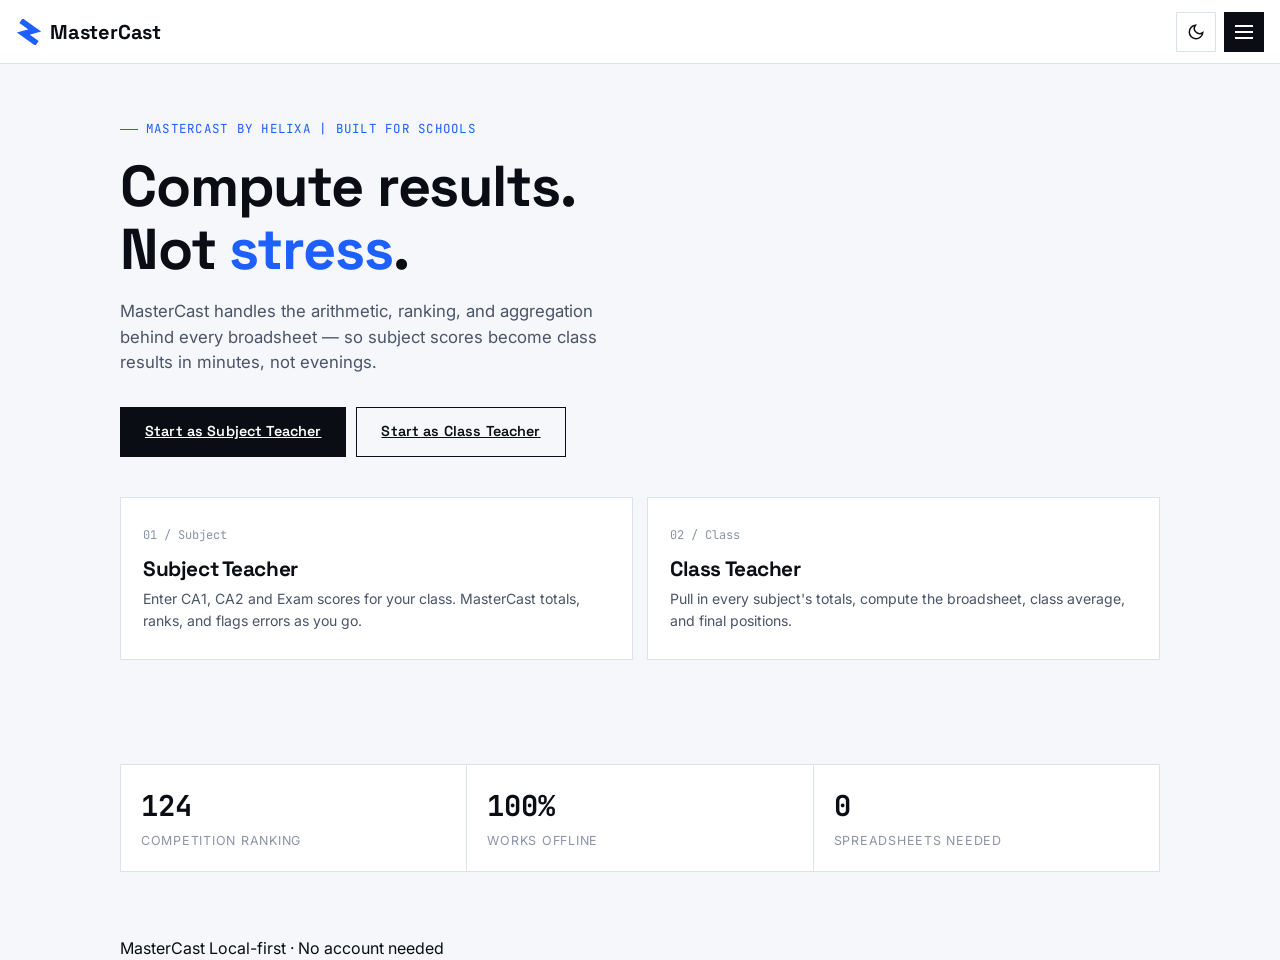
<file: index.html>
<!DOCTYPE html>
<html lang="en">
<head>
<meta charset="UTF-8">
<meta name="viewport" content="width=device-width, initial-scale=1.0">
<title>MasterCast — Result Computing for Teachers</title>
<link rel="preconnect" href="https://fonts.googleapis.com">
<link href="https://fonts.googleapis.com/css2?family=Space+Grotesk:wght@500;600;700&family=Inter:wght@400;500;600&family=JetBrains+Mono:wght@400;500;600;700&display=swap" rel="stylesheet">
<link rel="stylesheet" href="style.css">
</head>
<body>

<nav class="navbar">
  <a href="index.html" class="brand">
    <svg class="brand-mark" viewBox="0 0 32 32" aria-hidden="true">
      <path class="strand" d="M9 4 L23 14 L9 18 L23 28"/>
    </svg>
    MasterCast
  </a>
  <div class="nav-actions">
    <button class="theme-toggle" aria-label="Toggle theme">
      <svg class="icon-moon" viewBox="0 0 24 24" fill="none" stroke="currentColor" stroke-width="2"><path d="M21 12.79A9 9 0 1 1 11.21 3 7 7 0 0 0 21 12.79z"/></svg>
      <svg class="icon-sun" viewBox="0 0 24 24" fill="none" stroke="currentColor" stroke-width="2"><circle cx="12" cy="12" r="5"/><path d="M12 1v2M12 21v2M4.22 4.22l1.42 1.42M18.36 18.36l1.42 1.42M1 12h2M21 12h2M4.22 19.78l1.42-1.42M18.36 5.64l1.42-1.42"/></svg>
    </button>
    <button class="menu-btn" aria-label="Open menu" aria-expanded="false">
      <span></span><span></span><span></span>
    </button>
  </div>
</nav>

<div class="drawer-overlay"></div>
<aside class="drawer" aria-hidden="true">
  <div class="drawer-header">
    <span class="brand" style="font-size:1.05rem;">Menu</span>
    <button class="drawer-close" aria-label="Close menu">&times;</button>
  </div>
  <nav class="drawer-nav">
    <a href="subject-teacher.html" class="drawer-link" data-page="subject"><span class="num">01</span>Subject Teacher</a>
    <a href="class-teacher.html" class="drawer-link" data-page="class"><span class="num">02</span>Class Teacher</a>
    <a href="history.html" class="drawer-link" data-page="history"><span class="num">03</span>History</a>
    <a href="settings.html" class="drawer-link" data-page="settings"><span class="num">04</span>Settings</a>
  </nav>
</aside>

<main>
  <div class="page-wrap">
    <section class="hero">
      <div class="hero-eyebrow">MasterCast by Helixa | Built for schools</div>
      <h1>Compute results.<br>Not <span class="accent">stress</span>.</h1>
      <p class="lead">MasterCast handles the arithmetic, ranking, and aggregation behind every broadsheet — so subject scores become class results in minutes, not evenings.</p>
      <div class="btn-row">
        <a href="subject-teacher.html" class="btn btn-primary">Start as Subject Teacher</a>
        <a href="class-teacher.html" class="btn btn-secondary">Start as Class Teacher</a>
      </div>

      <div class="role-grid">
        <a href="subject-teacher.html" class="role-card reveal">
          <span class="role-num">01 / Subject</span>
          <h3>Subject Teacher</h3>
          <p>Enter CA1, CA2 and Exam scores for your class. MasterCast totals, ranks, and flags errors as you go.</p>
          <span class="role-arrow">&rarr;</span>
        </a>
        <a href="class-teacher.html" class="role-card reveal">
          <span class="role-num">02 / Class</span>
          <h3>Class Teacher</h3>
          <p>Pull in every subject's totals, compute the broadsheet, class average, and final positions.</p>
          <span class="role-arrow">&rarr;</span>
        </a>
      </div>
    </section>

    <section class="section reveal">
      <div class="stat-grid">
        <div class="stat-card">
          <span class="stat-value">124</span>
          <span class="stat-label">Competition ranking</span>
        </div>
        <div class="stat-card">
          <span class="stat-value">100%</span>
          <span class="stat-label">Works offline</span>
        </div>
        <div class="stat-card">
          <span class="stat-value">0</span>
          <span class="stat-label">Spreadsheets needed</span>
        </div>
      </div>
    </section>
  </div>
</main>

<footer>
  <div class="page-wrap">
    <span>MasterCast</span>
    <span>Local-first &middot; No account needed</span>
  </div>
</footer>

<script src="app.js"></script>
<script>
  HELIXA.initChrome('home');
  HELIXA.initScrollReveal();
</script>
</body>
</html>
</file>
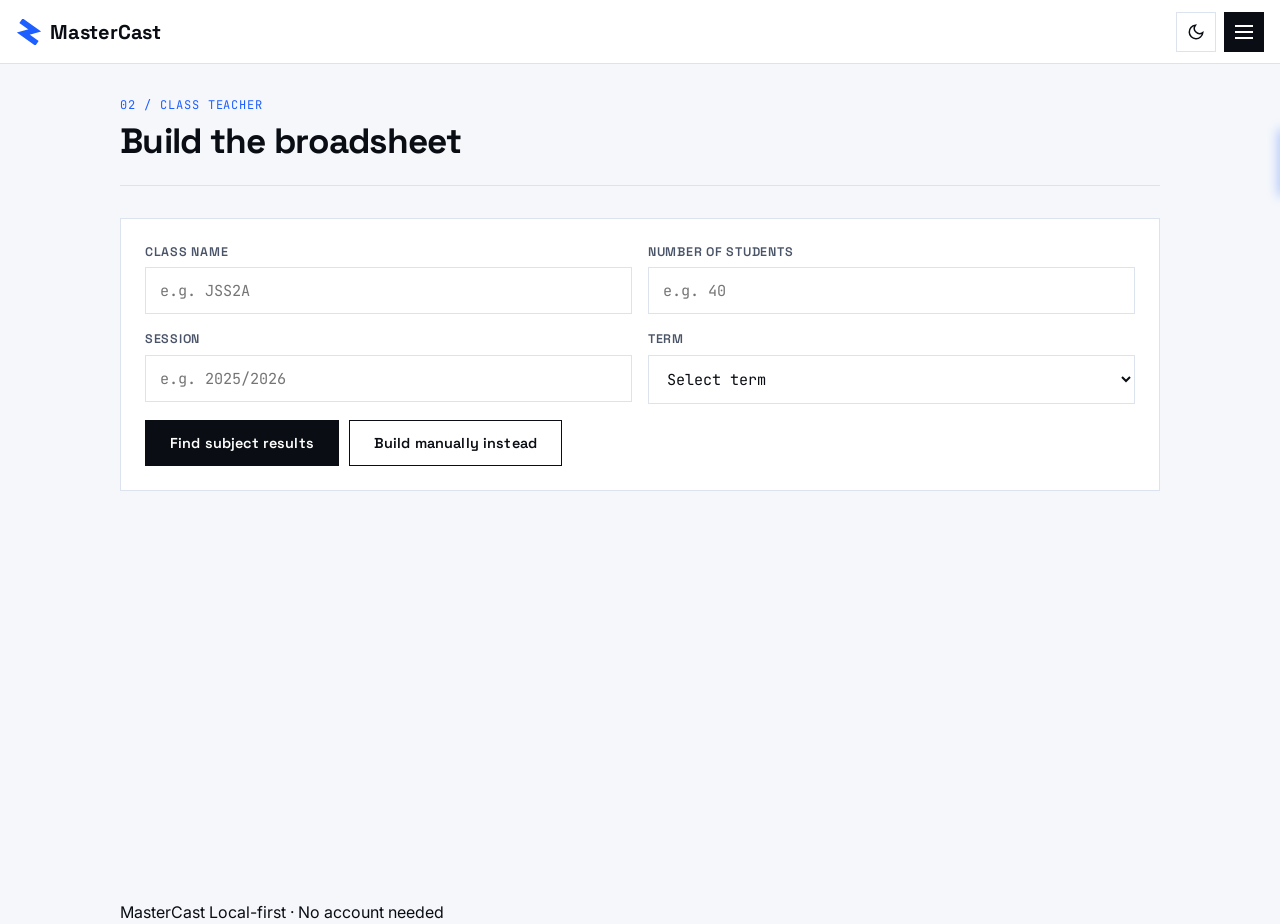
<file: class-teacher.html>
<!DOCTYPE html>
<html lang="en">
<head>
<meta charset="UTF-8">
<meta name="viewport" content="width=device-width, initial-scale=1.0">
<title>Class Teacher — MasterCast</title>
<link rel="preconnect" href="https://fonts.googleapis.com">
<link href="https://fonts.googleapis.com/css2?family=Space+Grotesk:wght@500;600;700&family=Inter:wght@400;500;600&family=JetBrains+Mono:wght@400;500;600;700&display=swap" rel="stylesheet">
<link rel="stylesheet" href="style.css">
</head>
<body>

<nav class="navbar">
  <a href="index.html" class="brand">
    <svg class="brand-mark" viewBox="0 0 32 32" aria-hidden="true">
      <path class="strand" d="M9 4 L23 14 L9 18 L23 28"/>
    </svg>
    MasterCast
  </a>
  <div class="nav-actions">
    <button class="theme-toggle" aria-label="Toggle theme">
      <svg class="icon-moon" viewBox="0 0 24 24" fill="none" stroke="currentColor" stroke-width="2"><path d="M21 12.79A9 9 0 1 1 11.21 3 7 7 0 0 0 21 12.79z"/></svg>
      <svg class="icon-sun" viewBox="0 0 24 24" fill="none" stroke="currentColor" stroke-width="2"><circle cx="12" cy="12" r="5"/><path d="M12 1v2M12 21v2M4.22 4.22l1.42 1.42M18.36 18.36l1.42 1.42M1 12h2M21 12h2M4.22 19.78l1.42-1.42M18.36 5.64l1.42-1.42"/></svg>
    </button>
    <button class="menu-btn" aria-label="Open menu" aria-expanded="false">
      <span></span><span></span><span></span>
    </button>
  </div>
</nav>

<div class="drawer-overlay"></div>
<aside class="drawer" aria-hidden="true">
  <div class="drawer-header">
    <span class="brand" style="font-size:1.05rem;">Menu</span>
    <button class="drawer-close" aria-label="Close menu">&times;</button>
  </div>
  <nav class="drawer-nav">
    <a href="subject-teacher.html" class="drawer-link" data-page="subject"><span class="num">01</span>Subject Teacher</a>
    <a href="class-teacher.html" class="drawer-link" data-page="class"><span class="num">02</span>Class Teacher</a>
    <a href="history.html" class="drawer-link" data-page="history"><span class="num">03</span>History</a>
    <a href="settings.html" class="drawer-link" data-page="settings"><span class="num">04</span>Settings</a>
  </nav>
</aside>

<main>
  <div class="page-wrap">
    <div class="page-header">
      <div class="eyebrow">02 / Class Teacher</div>
      <h1>Build the broadsheet</h1>
    </div>

    <div class="card mb-24" id="setup-card">
      <div class="form-grid form-grid-2">
        <div class="field">
          <label for="className">Class name</label>
          <input type="text" id="className" placeholder="e.g. JSS2A" autocomplete="off">
          <span class="field-error" id="err-className">Class name is required</span>
        </div>
        <div class="field">
          <label for="numStudents">Number of students</label>
          <input type="number" id="numStudents" min="1" placeholder="e.g. 40">
          <span class="field-error" id="err-numStudents">Enter a valid number above 0</span>
        </div>
      </div>
      <div class="form-grid form-grid-2">
        <div class="field">
          <label for="session">Session</label>
          <input type="text" id="session" placeholder="e.g. 2025/2026" autocomplete="off">
          <span class="field-error" id="err-session">Session is required</span>
        </div>
        <div class="field">
          <label for="term">Term</label>
          <select id="term">
            <option value="">Select term</option>
            <option value="First Term">First Term</option>
            <option value="Second Term">Second Term</option>
            <option value="Third Term">Third Term</option>
          </select>
          <span class="field-error" id="err-term">Term is required</span>
        </div>
      </div>
      <div class="btn-row">
        <button class="btn btn-primary" id="findImportsBtn">Find subject results</button>
        <button class="btn btn-secondary" id="generateBtn">Build manually instead</button>
      </div>
    </div>

    <div class="card mb-24" id="import-card" style="display:none;">
      <h2 style="font-size:1.05rem; margin-bottom:6px;">Subjects found for this class</h2>
      <p class="text-secondary" style="font-size:0.85rem; margin-bottom:16px;">Select the subjects to pull into the broadsheet. Each student's saved <strong>total</strong> for that subject will be imported.</p>
      <div id="import-list"></div>
      <div class="btn-row mt-24">
        <button class="btn btn-primary" id="importBtn">Import selected</button>
      </div>
    </div>

    <div id="manual-subjects-card" class="card mb-24" style="display:none;">
      <h2 style="font-size:1.05rem; margin-bottom:6px;">Subject columns</h2>
      <p class="text-secondary" style="font-size:0.85rem; margin-bottom:16px;">Add the subjects this class takes. You'll enter each student's total per subject.</p>
      <div class="btn-row" style="margin-bottom:14px;" id="subject-chip-row"></div>
      <div class="form-grid form-grid-2" style="align-items:end;">
        <div class="field" style="margin-bottom:0;">
          <label for="newSubjectName">Subject name</label>
          <input type="text" id="newSubjectName" placeholder="e.g. Mathematics">
        </div>
        <button class="btn btn-secondary" id="addSubjectBtn" style="margin-bottom:16px;">Add subject</button>
      </div>
      <div class="btn-row mt-24">
        <button class="btn btn-primary" id="buildManualBtn">Build table</button>
      </div>
    </div>

    <div id="table-section" style="display:none;">
      <div class="flex-between mb-24">
        <h2 style="font-size:1.1rem;">Broadsheet</h2>
        <span class="text-secondary" id="table-meta" style="font-size:0.85rem;"></span>
      </div>

      <div class="table-scroll mb-24">
        <table class="results" id="scoreTable">
          <thead>
            <tr id="theadRow">
              <th>S/No</th>
              <th>Student Name</th>
              <!-- subject columns injected here -->
              <th>Total</th>
              <th>Average</th>
              <th>Position</th>
            </tr>
          </thead>
          <tbody id="tableBody"></tbody>
        </table>
      </div>

      <div class="btn-row mb-24">
        <button class="btn btn-primary" id="computeBtn">Compute</button>
        <button class="btn btn-secondary" id="saveBtn">Save</button>
        <button class="btn btn-ghost" id="resetBtn">Reset</button>
      </div>

      <div id="summary-section" style="display:none;">
        <div class="stat-grid mb-24">
          <div class="stat-card">
            <span class="stat-value" id="stat-total">—</span>
            <span class="stat-label">Total Students</span>
          </div>
          <div class="stat-card">
            <span class="stat-value" id="stat-passed">—</span>
            <span class="stat-label">Passed</span>
          </div>
          <div class="stat-card">
            <span class="stat-value" id="stat-failed">—</span>
            <span class="stat-label">Failed</span>
          </div>
          <div class="stat-card">
            <span class="stat-value" id="stat-highest">—</span>
            <span class="stat-label">Highest Average</span>
          </div>
          <div class="stat-card">
            <span class="stat-value" id="stat-lowest">—</span>
            <span class="stat-label">Lowest Average</span>
          </div>
          <div class="stat-card">
            <span class="stat-value" id="stat-classAvg">—</span>
            <span class="stat-label">Class Average</span>
          </div>
        </div>

        <div class="card">
          <h2 style="font-size:1.05rem; margin-bottom:16px;">Performance breakdown</h2>
          <div style="display:flex; flex-wrap:wrap; gap:24px; align-items:center;">
            <svg id="pieChart" width="180" height="180" viewBox="0 0 180 180" role="img" aria-label="Performance breakdown pie chart"></svg>
            <div id="pieLegend" style="display:flex; flex-direction:column; gap:8px;"></div>
          </div>
        </div>
      </div>
    </div>
  </div>
</main>

<footer>
  <div class="page-wrap">
    <span>MasterCast</span>
    <span>Local-first &middot; No account needed</span>
  </div>
</footer>

<script src="app.js"></script>
<script>
HELIXA.initChrome('class');

const settings = HELIXA.getSettings();
let currentRecord = null;
let subjectColumns = []; // array of subject name strings
let importedTotals = null; // { subjectName: [{name, total}, ...] } when using import flow

const els = {
  className: document.getElementById('className'),
  numStudents: document.getElementById('numStudents'),
  session: document.getElementById('session'),
  term: document.getElementById('term'),
  findImportsBtn: document.getElementById('findImportsBtn'),
  generateBtn: document.getElementById('generateBtn'),
  importCard: document.getElementById('import-card'),
  importList: document.getElementById('import-list'),
  importBtn: document.getElementById('importBtn'),
  manualSubjectsCard: document.getElementById('manual-subjects-card'),
  subjectChipRow: document.getElementById('subject-chip-row'),
  newSubjectName: document.getElementById('newSubjectName'),
  addSubjectBtn: document.getElementById('addSubjectBtn'),
  buildManualBtn: document.getElementById('buildManualBtn'),
  tableSection: document.getElementById('table-section'),
  theadRow: document.getElementById('theadRow'),
  tableBody: document.getElementById('tableBody'),
  tableMeta: document.getElementById('table-meta'),
  computeBtn: document.getElementById('computeBtn'),
  saveBtn: document.getElementById('saveBtn'),
  resetBtn: document.getElementById('resetBtn'),
  summarySection: document.getElementById('summary-section')
};

function clearFieldError(id) {
  const input = document.getElementById(id);
  const err = document.getElementById('err-' + id);
  if (input) input.classList.remove('invalid');
  if (err) err.classList.remove('show');
}
function setFieldError(id) {
  const input = document.getElementById(id);
  const err = document.getElementById('err-' + id);
  if (input) input.classList.add('invalid');
  if (err) err.classList.add('show');
}

function validateSetup() {
  let valid = true;
  ['className', 'session'].forEach(id => {
    clearFieldError(id);
    if (!HELIXA.validateRequired(els[id].value)) { setFieldError(id); valid = false; }
  });
  clearFieldError('term');
  if (!HELIXA.validateRequired(els.term.value)) { setFieldError('term'); valid = false; }
  clearFieldError('numStudents');
  const n = Number(els.numStudents.value);
  if (!HELIXA.validateRequired(els.numStudents.value) || isNaN(n) || n <= 0 || !Number.isInteger(n)) {
    setFieldError('numStudents'); valid = false;
  }
  return valid;
}

// ---- Import flow ----

els.findImportsBtn.addEventListener('click', () => {
  if (!validateSetup()) { HELIXA.showToast('Please fix the highlighted fields', 'error'); return; }
  const matches = HELIXA.findSubjectRecords(els.className.value.trim(), els.session.value.trim(), els.term.value);
  els.manualSubjectsCard.style.display = 'none';
  if (!matches.length) {
    els.importCard.style.display = 'block';
    els.importList.innerHTML = `<div class="empty-state"><h3>No saved subject results found</h3><p>Nothing matches ${els.className.value.trim()} · ${els.session.value.trim()} · ${els.term.value} yet. Ask subject teachers to save their results first, or build the broadsheet manually.</p></div>`;
    els.importBtn.style.display = 'none';
    return;
  }
  els.importBtn.style.display = 'inline-flex';
  els.importList.innerHTML = matches.map(rec => `
    <label class="switch-row" style="cursor:pointer;">
      <span class="switch-row-text">
        <strong>${rec.subjectName}</strong>
        <span>${rec.students.length} students · saved ${HELIXA.formatDate(rec.updatedAt)}</span>
      </span>
      <input type="checkbox" class="import-check" data-record-id="${rec.id}" checked style="width:20px;height:20px;">
    </label>
  `).join('');
  els.importCard.style.display = 'block';
  els.importCard.scrollIntoView({ behavior: 'smooth', block: 'start' });
});

els.importBtn.addEventListener('click', () => {
  const checked = Array.from(document.querySelectorAll('.import-check:checked'));
  if (!checked.length) { HELIXA.showToast('Select at least one subject', 'error'); return; }

  const records = checked.map(c => HELIXA.getRecord(c.dataset.recordId));
  subjectColumns = records.map(r => r.subjectName);

  // Union of all student names across imported subjects, preserving first-seen order
  const nameOrder = [];
  const studentMap = {}; // name -> { subjectName: total }
  records.forEach(rec => {
    rec.students.forEach(s => {
      const key = s.name && s.name.trim() ? s.name.trim() : `S/No ${s.sno} (${rec.subjectName})`;
      if (!studentMap[key]) { studentMap[key] = {}; nameOrder.push(key); }
      studentMap[key][rec.subjectName] = s.total;
    });
  });

  importedTotals = { nameOrder, studentMap };
  els.numStudents.value = nameOrder.length;
  buildTable(subjectColumns, nameOrder, studentMap);
  HELIXA.showToast(`Imported ${subjectColumns.length} subject${subjectColumns.length > 1 ? 's' : ''}`, 'success');
});

// ---- Manual flow ----

els.generateBtn.addEventListener('click', () => {
  if (!validateSetup()) { HELIXA.showToast('Please fix the highlighted fields', 'error'); return; }
  els.importCard.style.display = 'none';
  els.manualSubjectsCard.style.display = 'block';
  els.manualSubjectsCard.scrollIntoView({ behavior: 'smooth', block: 'start' });
});

function renderSubjectChips() {
  els.subjectChipRow.innerHTML = subjectColumns.map((s, i) => `
    <span class="badge badge-verygood" style="display:inline-flex; align-items:center; gap:6px;">
      ${s} <button type="button" data-idx="${i}" class="remove-subject" style="background:none;border:none;color:inherit;cursor:pointer;font-weight:700;">&times;</button>
    </span>
  `).join('') || '<span class="text-secondary" style="font-size:0.85rem;">No subjects added yet</span>';

  els.subjectChipRow.querySelectorAll('.remove-subject').forEach(btn => {
    btn.addEventListener('click', () => {
      subjectColumns.splice(Number(btn.dataset.idx), 1);
      renderSubjectChips();
    });
  });
}

els.addSubjectBtn.addEventListener('click', () => {
  const name = els.newSubjectName.value.trim();
  if (!name) { HELIXA.showToast('Enter a subject name', 'error'); return; }
  if (subjectColumns.includes(name)) { HELIXA.showToast('Subject already added', 'error'); return; }
  subjectColumns.push(name);
  els.newSubjectName.value = '';
  renderSubjectChips();
});

els.buildManualBtn.addEventListener('click', () => {
  if (!subjectColumns.length) { HELIXA.showToast('Add at least one subject', 'error'); return; }
  importedTotals = null;
  buildTable(subjectColumns, null, null);
});

// ---- Table building ----

function buildTable(subjects, nameOrder, studentMap) {
  // header
  const subjectHeaders = subjects.map(s => `<th data-subject="${s}">${s}</th>`).join('');
  els.theadRow.innerHTML = `<th>S/No</th><th>Student Name</th>${subjectHeaders}<th>Total</th><th>Average</th><th>Position</th>`;

  const n = Number(els.numStudents.value);
  els.tableBody.innerHTML = '';

  for (let i = 0; i < n; i++) {
    const tr = document.createElement('tr');
    const name = nameOrder ? nameOrder[i] : '';
    const subjectCells = subjects.map(s => {
      const val = studentMap && nameOrder ? (studentMap[nameOrder[i]][s] ?? '') : '';
      return `<td class="${importedTotals ? 'imported-col' : ''}"><input type="number" data-subject="${s}" min="0" value="${val}" placeholder="0"></td>`;
    }).join('');
    tr.innerHTML = `
      <td class="sno-cell">${i + 1}</td>
      <td><input type="text" class="name-input" data-field="name" value="${name}" placeholder="Student ${i + 1}"></td>
      ${subjectCells}
      <td class="col-total" data-field="total">—</td>
      <td data-field="average">—</td>
      <td class="col-position" data-field="position">—</td>
    `;
    els.tableBody.appendChild(tr);
  }

  els.tableMeta.textContent = `${els.className.value} · ${els.session.value} · ${els.term.value} · ${subjects.length} subjects`;
  els.tableSection.style.display = 'block';
  els.summarySection.style.display = 'none';
  els.tableSection.scrollIntoView({ behavior: 'smooth', block: 'start' });
}

// ---- Compute ----

function compute() {
  const rows = Array.from(els.tableBody.querySelectorAll('tr'));
  let allValid = true;
  const data = [];

  rows.forEach(tr => {
    const name = tr.querySelector('[data-field="name"]').value;
    const subjectInputs = Array.from(tr.querySelectorAll('input[data-subject]'));
    let rowTotal = 0;
    subjectInputs.forEach(input => {
      const result = HELIXA.validateScore(input.value, 100000); // class teacher totals aren't capped by CA/exam max
      if (!result.valid || Number(input.value) < 0) {
        input.classList.add('invalid');
        allValid = false;
      } else {
        input.classList.remove('invalid');
        rowTotal += Number(input.value);
      }
    });
    data.push({ tr, name, rowTotal, subjectCount: subjectInputs.length });
  });

  if (!allValid) {
    HELIXA.showToast('Some scores are invalid — check highlighted cells', 'error');
    return null;
  }

  const ranks = HELIXA.computeRanks(data, 'rowTotal');
  data.forEach((d, i) => {
    const avg = d.rowTotal / d.subjectCount;
    d.average = avg;
    d.tr.querySelector('[data-field="total"]').textContent = d.rowTotal;
    d.tr.querySelector('[data-field="average"]').textContent = avg.toFixed(1);
    d.tr.querySelector('[data-field="position"]').textContent = ordinal(ranks[i]);
  });

  renderSummary(data);
  return data;
}

function ordinal(n) {
  const s = ['th', 'st', 'nd', 'rd'];
  const v = n % 100;
  return n + (s[(v - 20) % 10] || s[v] || s[0]);
}

function renderSummary(data) {
  const boundaries = settings.gradeBoundaries;
  const averages = data.map(d => d.average);
  const total = data.length;

  const failBoundary = boundaries.find(b => b.label === 'Fail');
  const failCutoff = failBoundary ? failBoundary.max : 39;
  const passed = averages.filter(a => a > failCutoff).length;
  const failed = total - passed;
  const classAvg = averages.reduce((a, b) => a + b, 0) / total;

  document.getElementById('stat-total').textContent = total;
  document.getElementById('stat-passed').textContent = passed;
  document.getElementById('stat-failed').textContent = failed;
  document.getElementById('stat-highest').textContent = Math.max(...averages).toFixed(1);
  document.getElementById('stat-lowest').textContent = Math.min(...averages).toFixed(1);
  document.getElementById('stat-classAvg').textContent = classAvg.toFixed(1);

  // grade distribution
  const counts = {};
  boundaries.forEach(b => counts[b.label] = 0);
  averages.forEach(avg => {
    const grade = HELIXA.getGradeForScore(avg, boundaries);
    counts[grade.label] = (counts[grade.label] || 0) + 1;
  });

  drawPieChart(counts, boundaries);
  els.summarySection.style.display = 'block';
}

function drawPieChart(counts, boundaries) {
  const svg = document.getElementById('pieChart');
  const legend = document.getElementById('pieLegend');
  const total = Object.values(counts).reduce((a, b) => a + b, 0);
  const cx = 90, cy = 90, r = 80;

  if (total === 0) { svg.innerHTML = ''; legend.innerHTML = ''; return; }

  let startAngle = -90;
  let paths = '';
  let legendHtml = '';

  boundaries.forEach(b => {
    const count = counts[b.label] || 0;
    if (count === 0) return;
    const angle = (count / total) * 360;
    const endAngle = startAngle + angle;
    const largeArc = angle > 180 ? 1 : 0;

    const x1 = cx + r * Math.cos(startAngle * Math.PI / 180);
    const y1 = cy + r * Math.sin(startAngle * Math.PI / 180);
    const x2 = cx + r * Math.cos(endAngle * Math.PI / 180);
    const y2 = cy + r * Math.sin(endAngle * Math.PI / 180);

    if (count === total) {
      paths += `<circle cx="${cx}" cy="${cy}" r="${r}" fill="${b.color}"/>`;
    } else {
      paths += `<path d="M${cx},${cy} L${x1},${y1} A${r},${r} 0 ${largeArc} 1 ${x2},${y2} Z" fill="${b.color}"/>`;
    }

    legendHtml += `
      <div style="display:flex; align-items:center; gap:8px; font-size:0.82rem;">
        <span style="width:12px;height:12px;background:${b.color};display:inline-block;flex-shrink:0;"></span>
        <span>${b.label}</span>
        <span class="text-secondary" style="font-family:var(--font-mono);">${count}</span>
      </div>`;

    startAngle = endAngle;
  });

  svg.innerHTML = paths;
  legend.innerHTML = legendHtml;
}

function save() {
  const data = compute();
  if (!data) return;

  const students = data.map((d, i) => {
    const subjects = {};
    subjectColumns.forEach(s => {
      const input = d.tr.querySelector(`input[data-subject="${s}"]`);
      subjects[s] = Number(input.value || 0);
    });
    return {
      sno: i + 1,
      name: d.name || `Student ${i + 1}`,
      subjects,
      total: d.rowTotal,
      average: Number(d.average.toFixed(2)),
      position: d.tr.querySelector('[data-field="position"]').textContent
    };
  });

  const record = currentRecord || { id: HELIXA.uuid(), type: 'class' };
  record.className = els.className.value.trim();
  record.session = els.session.value.trim();
  record.term = els.term.value;
  record.subjectColumns = subjectColumns;
  record.students = students;

  HELIXA.saveRecord(record);
  currentRecord = record;
  HELIXA.showToast('Saved to History', 'success');
}

function resetAll() {
  els.tableSection.style.display = 'none';
  els.summarySection.style.display = 'none';
  els.importCard.style.display = 'none';
  els.manualSubjectsCard.style.display = 'none';
  els.tableBody.innerHTML = '';
  subjectColumns = [];
  importedTotals = null;
  currentRecord = null;
  HELIXA.showToast('Sheet reset');
}

els.computeBtn.addEventListener('click', compute);
els.saveBtn.addEventListener('click', save);
els.resetBtn.addEventListener('click', resetAll);

// Load from History
const params = new URLSearchParams(window.location.search);
const loadId = params.get('load');
if (loadId) {
  const rec = HELIXA.getRecord(loadId);
  if (rec && rec.type === 'class') {
    currentRecord = rec;
    els.className.value = rec.className;
    els.session.value = rec.session;
    els.term.value = rec.term;
    els.numStudents.value = rec.students.length;
    subjectColumns = rec.subjectColumns || [];
    const nameOrder = rec.students.map(s => s.name);
    const studentMap = {};
    rec.students.forEach(s => studentMap[s.name] = s.subjects);
    buildTable(subjectColumns, nameOrder, studentMap);
    compute();
  }
}
</script>
</body>
</html>
</file>
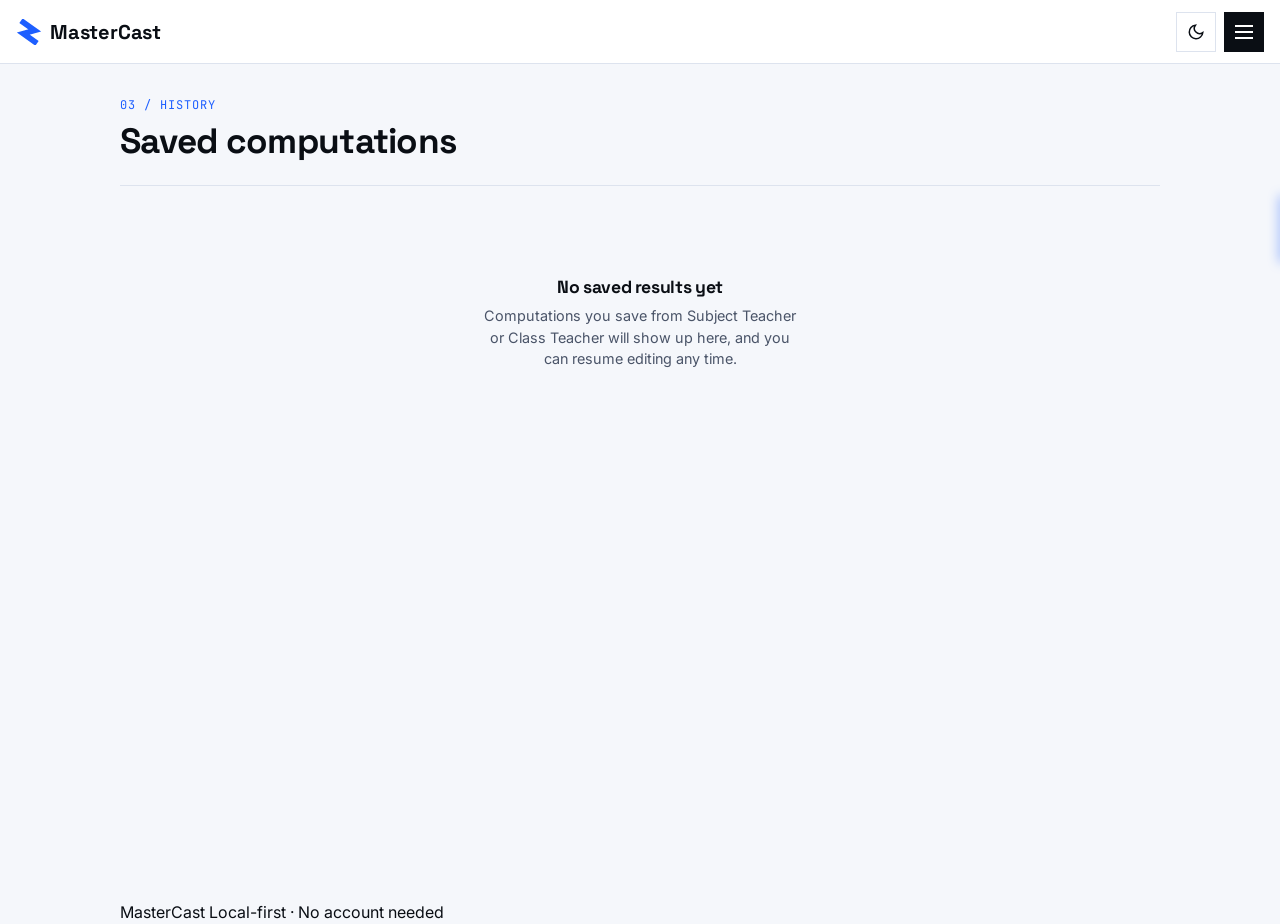
<file: history.html>
<!DOCTYPE html>
<html lang="en">
<head>
<meta charset="UTF-8">
<meta name="viewport" content="width=device-width, initial-scale=1.0">
<title>History — MasterCast</title>
<link rel="preconnect" href="https://fonts.googleapis.com">
<link href="https://fonts.googleapis.com/css2?family=Space+Grotesk:wght@500;600;700&family=Inter:wght@400;500;600&family=JetBrains+Mono:wght@400;500;600;700&display=swap" rel="stylesheet">
<link rel="stylesheet" href="style.css">
</head>
<body>

<nav class="navbar">
  <a href="index.html" class="brand">
    <svg class="brand-mark" viewBox="0 0 32 32" aria-hidden="true">
      <path class="strand" d="M9 4 L23 14 L9 18 L23 28"/>
    </svg>
    MasterCast
  </a>
  <div class="nav-actions">
    <button class="theme-toggle" aria-label="Toggle theme">
      <svg class="icon-moon" viewBox="0 0 24 24" fill="none" stroke="currentColor" stroke-width="2"><path d="M21 12.79A9 9 0 1 1 11.21 3 7 7 0 0 0 21 12.79z"/></svg>
      <svg class="icon-sun" viewBox="0 0 24 24" fill="none" stroke="currentColor" stroke-width="2"><circle cx="12" cy="12" r="5"/><path d="M12 1v2M12 21v2M4.22 4.22l1.42 1.42M18.36 18.36l1.42 1.42M1 12h2M21 12h2M4.22 19.78l1.42-1.42M18.36 5.64l1.42-1.42"/></svg>
    </button>
    <button class="menu-btn" aria-label="Open menu" aria-expanded="false">
      <span></span><span></span><span></span>
    </button>
  </div>
</nav>

<div class="drawer-overlay"></div>
<aside class="drawer" aria-hidden="true">
  <div class="drawer-header">
    <span class="brand" style="font-size:1.05rem;">Menu</span>
    <button class="drawer-close" aria-label="Close menu">&times;</button>
  </div>
  <nav class="drawer-nav">
    <a href="subject-teacher.html" class="drawer-link" data-page="subject"><span class="num">01</span>Subject Teacher</a>
    <a href="class-teacher.html" class="drawer-link" data-page="class"><span class="num">02</span>Class Teacher</a>
    <a href="history.html" class="drawer-link" data-page="history"><span class="num">03</span>History</a>
    <a href="settings.html" class="drawer-link" data-page="settings"><span class="num">04</span>Settings</a>
  </nav>
</aside>

<main>
  <div class="page-wrap">
    <div class="page-header">
      <div class="eyebrow">03 / History</div>
      <h1>Saved computations</h1>
    </div>

    <div id="historyList"></div>
  </div>
</main>

<footer>
  <div class="page-wrap">
    <span>MasterCast</span>
    <span>Local-first &middot; No account needed</span>
  </div>
</footer>

<script src="app.js"></script>
<script>
HELIXA.initChrome('history');

function render() {
  const records = HELIXA.getRecords().sort((a, b) => new Date(b.updatedAt) - new Date(a.updatedAt));
  const list = document.getElementById('historyList');

  if (!records.length) {
    list.innerHTML = `
      <div class="empty-state">
        <h3>No saved results yet</h3>
        <p>Computations you save from Subject Teacher or Class Teacher will show up here, and you can resume editing any time.</p>
      </div>`;
    return;
  }

  list.innerHTML = records.map(r => {
    const title = r.type === 'subject' ? `${r.className} — ${r.subjectName}` : `${r.className} — Class Result`;
    const link = r.type === 'subject' ? `subject-teacher.html?load=${r.id}` : `class-teacher.html?load=${r.id}`;
    return `
      <div class="history-item">
        <div class="history-item-info">
          <div class="history-item-title">
            <span class="history-type-tag">${r.type === 'subject' ? 'Subject' : 'Class'}</span>
            ${title}
          </div>
          <div class="history-item-meta">${r.session} · ${r.term} · ${r.students.length} students · updated ${HELIXA.formatDate(r.updatedAt)}</div>
        </div>
        <div class="history-item-actions">
          <a href="${link}" class="btn btn-secondary btn-sm">Resume</a>
          <button class="btn btn-danger btn-sm" data-delete="${r.id}">Delete</button>
        </div>
      </div>`;
  }).join('');

  list.querySelectorAll('[data-delete]').forEach(btn => {
    btn.addEventListener('click', () => {
      if (confirm('Delete this saved record? This cannot be undone.')) {
        HELIXA.deleteRecord(btn.dataset.delete);
        HELIXA.showToast('Record deleted');
        render();
      }
    });
  });
}

render();
</script>
</body>
</html>
</file>
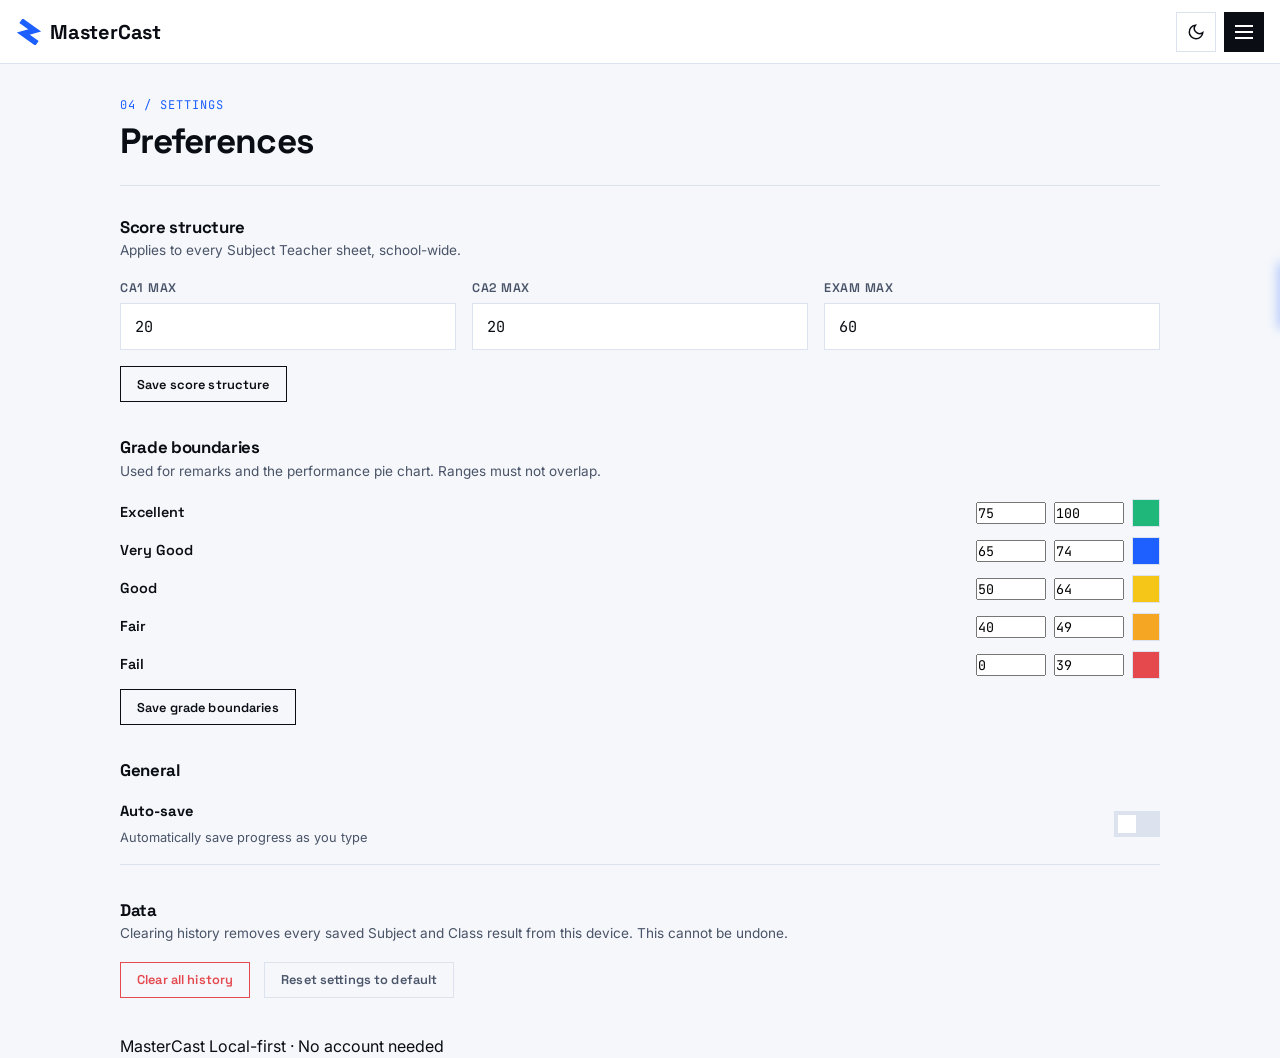
<file: settings.html>
<!DOCTYPE html>
<html lang="en">
<head>
<meta charset="UTF-8">
<meta name="viewport" content="width=device-width, initial-scale=1.0">
<title>Settings — MasterCast</title>
<link rel="preconnect" href="https://fonts.googleapis.com">
<link href="https://fonts.googleapis.com/css2?family=Space+Grotesk:wght@500;600;700&family=Inter:wght@400;500;600&family=JetBrains+Mono:wght@400;500;600;700&display=swap" rel="stylesheet">
<link rel="stylesheet" href="style.css">
</head>
<body>

<nav class="navbar">
  <a href="index.html" class="brand">
    <svg class="brand-mark" viewBox="0 0 32 32" aria-hidden="true">
      <path class="strand" d="M9 4 L23 14 L9 18 L23 28"/>
    </svg>
    MasterCast
  </a>
  <div class="nav-actions">
    <button class="theme-toggle" aria-label="Toggle theme">
      <svg class="icon-moon" viewBox="0 0 24 24" fill="none" stroke="currentColor" stroke-width="2"><path d="M21 12.79A9 9 0 1 1 11.21 3 7 7 0 0 0 21 12.79z"/></svg>
      <svg class="icon-sun" viewBox="0 0 24 24" fill="none" stroke="currentColor" stroke-width="2"><circle cx="12" cy="12" r="5"/><path d="M12 1v2M12 21v2M4.22 4.22l1.42 1.42M18.36 18.36l1.42 1.42M1 12h2M21 12h2M4.22 19.78l1.42-1.42M18.36 5.64l1.42-1.42"/></svg>
    </button>
    <button class="menu-btn" aria-label="Open menu" aria-expanded="false">
      <span></span><span></span><span></span>
    </button>
  </div>
</nav>

<div class="drawer-overlay"></div>
<aside class="drawer" aria-hidden="true">
  <div class="drawer-header">
    <span class="brand" style="font-size:1.05rem;">Menu</span>
    <button class="drawer-close" aria-label="Close menu">&times;</button>
  </div>
  <nav class="drawer-nav">
    <a href="subject-teacher.html" class="drawer-link" data-page="subject"><span class="num">01</span>Subject Teacher</a>
    <a href="class-teacher.html" class="drawer-link" data-page="class"><span class="num">02</span>Class Teacher</a>
    <a href="history.html" class="drawer-link" data-page="history"><span class="num">03</span>History</a>
    <a href="settings.html" class="drawer-link" data-page="settings"><span class="num">04</span>Settings</a>
  </nav>
</aside>

<main>
  <div class="page-wrap">
    <div class="page-header">
      <div class="eyebrow">04 / Settings</div>
      <h1>Preferences</h1>
    </div>

    <div class="settings-group">
      <h2>Score structure</h2>
      <p class="group-hint">Applies to every Subject Teacher sheet, school-wide.</p>
      <div class="form-grid form-grid-3">
        <div class="field">
          <label for="ca1Max">CA1 max</label>
          <input type="number" id="ca1Max" min="1">
        </div>
        <div class="field">
          <label for="ca2Max">CA2 max</label>
          <input type="number" id="ca2Max" min="1">
        </div>
        <div class="field">
          <label for="examMax">Exam max</label>
          <input type="number" id="examMax" min="1">
        </div>
      </div>
      <p class="field-error show" id="structureError" style="display:none;"></p>
      <button class="btn btn-secondary btn-sm" id="saveStructureBtn">Save score structure</button>
    </div>

    <div class="settings-group">
      <h2>Grade boundaries</h2>
      <p class="group-hint">Used for remarks and the performance pie chart. Ranges must not overlap.</p>
      <div id="boundaryList"></div>
      <p class="field-error show" id="boundaryError" style="display:none;"></p>
      <button class="btn btn-secondary btn-sm" id="saveBoundariesBtn">Save grade boundaries</button>
    </div>

    <div class="settings-group">
      <h2>General</h2>
      <div class="switch-row">
        <div class="switch-row-text">
          <strong>Auto-save</strong>
          <span>Automatically save progress as you type</span>
        </div>
        <label class="switch">
          <input type="checkbox" id="autoSaveToggle">
          <span class="track"><span class="thumb"></span></span>
        </label>
      </div>
    </div>

    <div class="settings-group">
      <h2>Data</h2>
      <p class="group-hint">Clearing history removes every saved Subject and Class result from this device. This cannot be undone.</p>
      <button class="btn btn-danger btn-sm" id="clearHistoryBtn">Clear all history</button>
      <button class="btn btn-ghost btn-sm" id="resetDefaultsBtn" style="margin-left:10px;">Reset settings to default</button>
    </div>
  </div>
</main>

<footer>
  <div class="page-wrap">
    <span>MasterCast</span>
    <span>Local-first &middot; No account needed</span>
  </div>
</footer>

<script src="app.js"></script>
<script>
HELIXA.initChrome('settings');

let settings = HELIXA.getSettings();

function loadStructureForm() {
  document.getElementById('ca1Max').value = settings.scoreStructure.ca1Max;
  document.getElementById('ca2Max').value = settings.scoreStructure.ca2Max;
  document.getElementById('examMax').value = settings.scoreStructure.examMax;
}

function loadBoundaries() {
  const list = document.getElementById('boundaryList');
  list.innerHTML = settings.gradeBoundaries.map((b, i) => `
    <div class="boundary-row">
      <span style="font-family:var(--font-display); font-weight:600; font-size:0.9rem;">${b.label}</span>
      <input type="number" data-idx="${i}" data-field="min" value="${b.min}" aria-label="${b.label} minimum">
      <input type="number" data-idx="${i}" data-field="max" value="${b.max}" aria-label="${b.label} maximum">
      <span class="swatch" style="background:${b.color};"></span>
    </div>
  `).join('');
}

function loadGeneral() {
  document.getElementById('autoSaveToggle').checked = !!settings.autoSave;
}

loadStructureForm();
loadBoundaries();
loadGeneral();

document.getElementById('saveStructureBtn').addEventListener('click', () => {
  const ca1Max = Number(document.getElementById('ca1Max').value);
  const ca2Max = Number(document.getElementById('ca2Max').value);
  const examMax = Number(document.getElementById('examMax').value);
  const errEl = document.getElementById('structureError');

  if ([ca1Max, ca2Max, examMax].some(v => isNaN(v) || v <= 0)) {
    errEl.textContent = 'All max scores must be positive numbers';
    errEl.style.display = 'block';
    return;
  }
  errEl.style.display = 'none';
  settings.scoreStructure = { ca1Max, ca2Max, examMax };
  HELIXA.saveSettings(settings);
  HELIXA.showToast('Score structure saved', 'success');
});

document.getElementById('saveBoundariesBtn').addEventListener('click', () => {
  const rows = Array.from(document.querySelectorAll('#boundaryList .boundary-row'));
  const errEl = document.getElementById('boundaryError');
  const updated = settings.gradeBoundaries.map((b, i) => {
    const minInput = document.querySelector(`[data-idx="${i}"][data-field="min"]`);
    const maxInput = document.querySelector(`[data-idx="${i}"][data-field="max"]`);
    return { ...b, min: Number(minInput.value), max: Number(maxInput.value) };
  });

  const invalid = updated.some(b => isNaN(b.min) || isNaN(b.max) || b.min > b.max);
  if (invalid) {
    errEl.textContent = 'Each minimum must be less than or equal to its maximum';
    errEl.style.display = 'block';
    return;
  }

  // sort descending by min to check for overlaps/gaps loosely (not strictly enforced, just warn)
  errEl.style.display = 'none';
  settings.gradeBoundaries = updated;
  HELIXA.saveSettings(settings);
  HELIXA.showToast('Grade boundaries saved', 'success');
});

document.getElementById('autoSaveToggle').addEventListener('change', (e) => {
  settings.autoSave = e.target.checked;
  HELIXA.saveSettings(settings);
  HELIXA.showToast(settings.autoSave ? 'Auto-save turned on' : 'Auto-save turned off');
});

document.getElementById('clearHistoryBtn').addEventListener('click', () => {
  if (confirm('This will permanently delete every saved Subject and Class result on this device. Continue?')) {
    HELIXA.clearAllRecords();
    HELIXA.showToast('All history cleared', 'success');
  }
});

document.getElementById('resetDefaultsBtn').addEventListener('click', () => {
  if (confirm('Reset score structure and grade boundaries to HELIXA defaults?')) {
    settings = HELIXA.resetSettings();
    loadStructureForm();
    loadBoundaries();
    loadGeneral();
    HELIXA.showToast('Settings reset to default', 'success');
  }
});
</script>
</body>
</html>
</file>
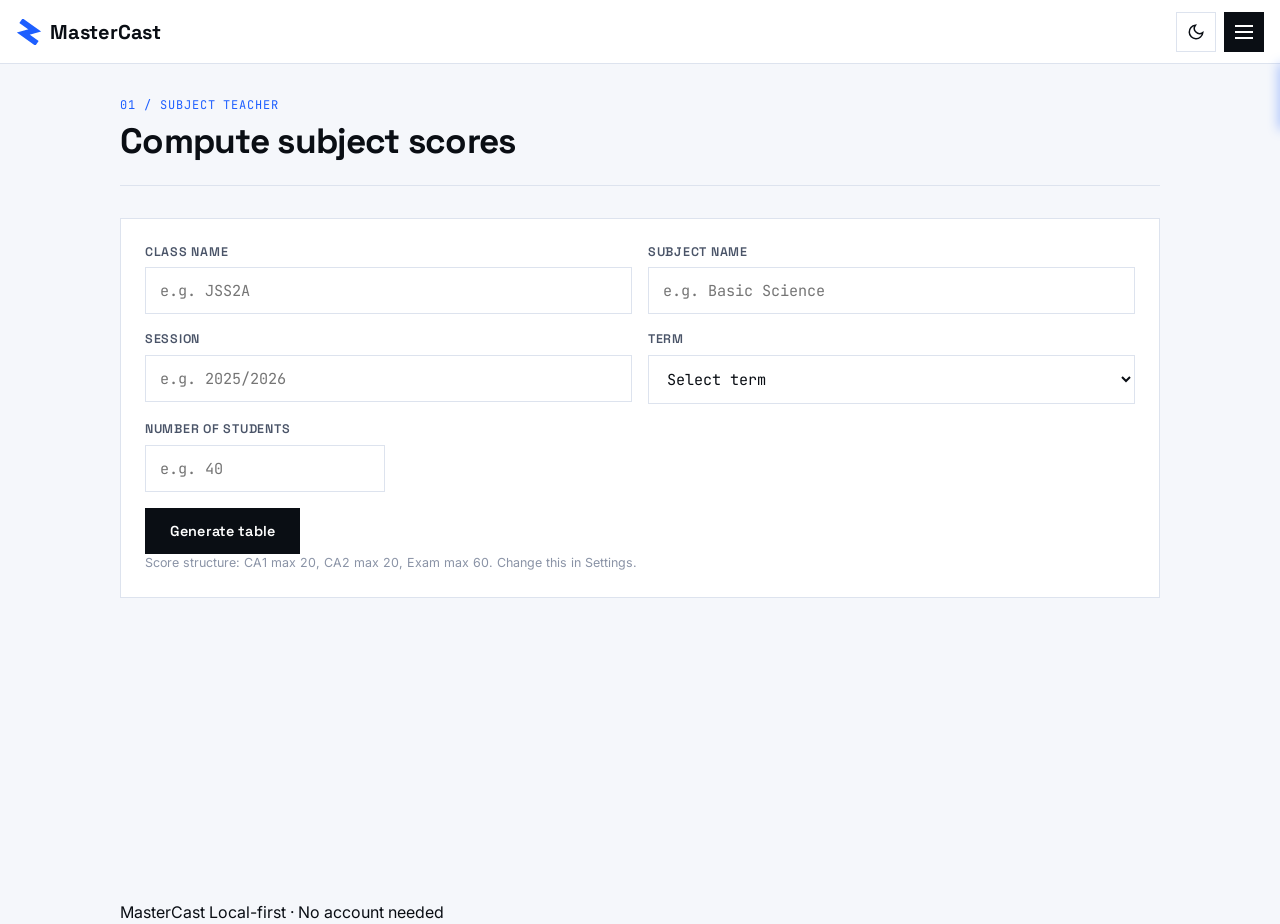
<file: subject-teacher.html>
<!DOCTYPE html>
<html lang="en">
<head>
<meta charset="UTF-8">
<meta name="viewport" content="width=device-width, initial-scale=1.0">
<title>Subject Teacher — MasterCast</title>
<link rel="preconnect" href="https://fonts.googleapis.com">
<link href="https://fonts.googleapis.com/css2?family=Space+Grotesk:wght@500;600;700&family=Inter:wght@400;500;600&family=JetBrains+Mono:wght@400;500;600;700&display=swap" rel="stylesheet">
<link rel="stylesheet" href="style.css">
</head>
<body>

<nav class="navbar">
  <a href="index.html" class="brand">
    <svg class="brand-mark" viewBox="0 0 32 32" aria-hidden="true">
      <path class="strand" d="M9 4 L23 14 L9 18 L23 28"/>
    </svg>
    MasterCast
  </a>
  <div class="nav-actions">
    <button class="theme-toggle" aria-label="Toggle theme">
      <svg class="icon-moon" viewBox="0 0 24 24" fill="none" stroke="currentColor" stroke-width="2"><path d="M21 12.79A9 9 0 1 1 11.21 3 7 7 0 0 0 21 12.79z"/></svg>
      <svg class="icon-sun" viewBox="0 0 24 24" fill="none" stroke="currentColor" stroke-width="2"><circle cx="12" cy="12" r="5"/><path d="M12 1v2M12 21v2M4.22 4.22l1.42 1.42M18.36 18.36l1.42 1.42M1 12h2M21 12h2M4.22 19.78l1.42-1.42M18.36 5.64l1.42-1.42"/></svg>
    </button>
    <button class="menu-btn" aria-label="Open menu" aria-expanded="false">
      <span></span><span></span><span></span>
    </button>
  </div>
</nav>

<div class="drawer-overlay"></div>
<aside class="drawer" aria-hidden="true">
  <div class="drawer-header">
    <span class="brand" style="font-size:1.05rem;">Menu</span>
    <button class="drawer-close" aria-label="Close menu">&times;</button>
  </div>
  <nav class="drawer-nav">
    <a href="subject-teacher.html" class="drawer-link" data-page="subject"><span class="num">01</span>Subject Teacher</a>
    <a href="class-teacher.html" class="drawer-link" data-page="class"><span class="num">02</span>Class Teacher</a>
    <a href="history.html" class="drawer-link" data-page="history"><span class="num">03</span>History</a>
    <a href="settings.html" class="drawer-link" data-page="settings"><span class="num">04</span>Settings</a>
  </nav>
</aside>

<main>
  <div class="page-wrap">
    <div class="page-header">
      <div class="eyebrow">01 / Subject Teacher</div>
      <h1>Compute subject scores</h1>
    </div>

    <div class="card mb-24" id="setup-card">
      <div class="form-grid form-grid-2">
        <div class="field">
          <label for="className">Class name</label>
          <input type="text" id="className" placeholder="e.g. JSS2A" autocomplete="off">
          <span class="field-error" id="err-className">Class name is required</span>
        </div>
        <div class="field">
          <label for="subjectName">Subject name</label>
          <input type="text" id="subjectName" placeholder="e.g. Basic Science" autocomplete="off">
          <span class="field-error" id="err-subjectName">Subject name is required</span>
        </div>
      </div>
      <div class="form-grid form-grid-2">
        <div class="field">
          <label for="session">Session</label>
          <input type="text" id="session" placeholder="e.g. 2025/2026" autocomplete="off">
          <span class="field-error" id="err-session">Session is required</span>
        </div>
        <div class="field">
          <label for="term">Term</label>
          <select id="term">
            <option value="">Select term</option>
            <option value="First Term">First Term</option>
            <option value="Second Term">Second Term</option>
            <option value="Third Term">Third Term</option>
          </select>
          <span class="field-error" id="err-term">Term is required</span>
        </div>
      </div>
      <div class="field" style="max-width:240px;">
        <label for="numStudents">Number of students</label>
        <input type="number" id="numStudents" min="1" placeholder="e.g. 40">
        <span class="field-error" id="err-numStudents">Enter a valid number above 0</span>
      </div>
      <div class="btn-row">
        <button class="btn btn-primary" id="generateBtn">Generate table</button>
      </div>
      <p class="field-hint mt-24" id="score-structure-hint"></p>
    </div>

    <div id="table-section" style="display:none;">
      <div class="flex-between mb-24">
        <h2 style="font-size:1.1rem;">Score sheet</h2>
        <span class="text-secondary" id="table-meta" style="font-size:0.85rem;"></span>
      </div>

      <div class="table-scroll mb-24">
        <table class="results" id="scoreTable">
          <thead>
            <tr>
              <th>S/No</th>
              <th>Student Name/Reg.No</th>
              <th id="th-ca1">CA1</th>
              <th id="th-ca2">CA2</th>
              <th id="th-exam">Exam</th>
              <th>Total</th>
              <th>Position</th>
            </tr>
          </thead>
          <tbody id="tableBody"></tbody>
        </table>
      </div>

      <div class="btn-row mb-24">
        <button class="btn btn-primary" id="computeBtn">Compute</button>
        <button class="btn btn-secondary" id="saveBtn">Save</button>
        <button class="btn btn-ghost" id="resetBtn">Reset</button>
      </div>

      <div id="summary-section" style="display:none;">
        <div class="stat-grid">
          <div class="stat-card">
            <span class="stat-value" id="stat-classAvg">—</span>
            <span class="stat-label">Class Average</span>
          </div>
          <div class="stat-card">
            <span class="stat-value" id="stat-highest">—</span>
            <span class="stat-label">Highest Score</span>
          </div>
          <div class="stat-card">
            <span class="stat-value" id="stat-lowest">—</span>
            <span class="stat-label">Lowest Score</span>
          </div>
        </div>
      </div>
    </div>
  </div>
</main>

<footer>
  <div class="page-wrap">
    <span>MasterCast</span>
    <span>Local-first &middot; No account needed</span>
  </div>
</footer>

<script src="app.js"></script>
<script>
HELIXA.initChrome('subject');

const settings = HELIXA.getSettings();
const { ca1Max, ca2Max, examMax } = settings.scoreStructure;

document.getElementById('th-ca1').textContent = `CA1 (max ${ca1Max})`;
document.getElementById('th-ca2').textContent = `CA2 (max ${ca2Max})`;
document.getElementById('th-exam').textContent = `Exam (max ${examMax})`;
document.getElementById('score-structure-hint').textContent =
  `Score structure: CA1 max ${ca1Max}, CA2 max ${ca2Max}, Exam max ${examMax}. Change this in Settings.`;

let currentRecord = null;

const els = {
  className: document.getElementById('className'),
  subjectName: document.getElementById('subjectName'),
  session: document.getElementById('session'),
  term: document.getElementById('term'),
  numStudents: document.getElementById('numStudents'),
  generateBtn: document.getElementById('generateBtn'),
  tableSection: document.getElementById('table-section'),
  tableBody: document.getElementById('tableBody'),
  tableMeta: document.getElementById('table-meta'),
  computeBtn: document.getElementById('computeBtn'),
  saveBtn: document.getElementById('saveBtn'),
  resetBtn: document.getElementById('resetBtn'),
  summarySection: document.getElementById('summary-section')
};

function clearFieldError(id) {
  const input = document.getElementById(id);
  const err = document.getElementById('err-' + id);
  if (input) input.classList.remove('invalid');
  if (err) err.classList.remove('show');
}

function setFieldError(id, message) {
  const input = document.getElementById(id);
  const err = document.getElementById('err-' + id);
  if (input) input.classList.add('invalid');
  if (err) {
    if (message) err.textContent = message;
    err.classList.add('show');
  }
}

function validateSetup() {
  let valid = true;
  ['className', 'subjectName', 'session'].forEach(id => {
    clearFieldError(id);
    if (!HELIXA.validateRequired(els[id].value)) {
      setFieldError(id);
      valid = false;
    }
  });
  clearFieldError('term');
  if (!HELIXA.validateRequired(els.term.value)) {
    setFieldError('term');
    valid = false;
  }
  clearFieldError('numStudents');
  const n = Number(els.numStudents.value);
  if (!HELIXA.validateRequired(els.numStudents.value) || isNaN(n) || n <= 0 || !Number.isInteger(n)) {
    setFieldError('numStudents');
    valid = false;
  }
  return valid;
}

function generateTable() {
  if (!validateSetup()) {
    HELIXA.showToast('Please fix the highlighted fields', 'error');
    return;
  }
  const n = Number(els.numStudents.value);
  els.tableBody.innerHTML = '';
  for (let i = 1; i <= n; i++) {
    const tr = document.createElement('tr');
    tr.innerHTML = `
      <td class="sno-cell">${i}</td>
      <td><input type="text" class="name-input" data-field="name" placeholder="Student ${i}"></td>
      <td><input type="number" data-field="ca1" min="0" max="${ca1Max}" placeholder="0"></td>
      <td><input type="number" data-field="ca2" min="0" max="${ca2Max}" placeholder="0"></td>
      <td><input type="number" data-field="exam" min="0" max="${examMax}" placeholder="0"></td>
      <td class="col-total" data-field="total">—</td>
      <td class="col-position" data-field="position">—</td>
    `;
    els.tableBody.appendChild(tr);
  }
  els.tableMeta.textContent = `${els.className.value} · ${els.subjectName.value} · ${els.session.value} · ${els.term.value}`;
  els.tableSection.style.display = 'block';
  els.summarySection.style.display = 'none';
  els.tableSection.scrollIntoView({ behavior: 'smooth', block: 'start' });
}

function validateRow(tr) {
  let rowValid = true;
  ['ca1', 'ca2', 'exam'].forEach(field => {
    const input = tr.querySelector(`[data-field="${field}"]`);
    const max = field === 'ca1' ? ca1Max : field === 'ca2' ? ca2Max : examMax;
    const result = HELIXA.validateScore(input.value, max);
    if (!result.valid) {
      input.classList.add('invalid');
      input.title = result.message;
      rowValid = false;
    } else {
      input.classList.remove('invalid');
      input.title = '';
    }
  });
  return rowValid;
}

function compute() {
  const rows = Array.from(els.tableBody.querySelectorAll('tr'));
  let allValid = true;
  const data = [];

  rows.forEach(tr => {
    const valid = validateRow(tr);
    if (!valid) allValid = false;
    const ca1 = Number(tr.querySelector('[data-field="ca1"]').value || 0);
    const ca2 = Number(tr.querySelector('[data-field="ca2"]').value || 0);
    const exam = Number(tr.querySelector('[data-field="exam"]').value || 0);
    const name = tr.querySelector('[data-field="name"]').value;
    data.push({ tr, name, ca1, ca2, exam, total: ca1 + ca2 + exam });
  });

  if (!allValid) {
    HELIXA.showToast('Some scores are invalid — check highlighted cells', 'error');
    return null;
  }

  const ranks = HELIXA.computeRanks(data, 'total');
  data.forEach((d, i) => {
    d.tr.querySelector('[data-field="total"]').textContent = d.total;
    d.tr.querySelector('[data-field="position"]').textContent = ordinal(ranks[i]);
  });

  const totals = data.map(d => d.total);
  const classAvg = totals.reduce((a, b) => a + b, 0) / totals.length;
  document.getElementById('stat-classAvg').textContent = classAvg.toFixed(1);
  document.getElementById('stat-highest').textContent = Math.max(...totals);
  document.getElementById('stat-lowest').textContent = Math.min(...totals);
  els.summarySection.style.display = 'block';

  return data;
}

function ordinal(n) {
  const s = ['th', 'st', 'nd', 'rd'];
  const v = n % 100;
  return n + (s[(v - 20) % 10] || s[v] || s[0]);
}

function save() {
  const data = compute();
  if (!data) return;

  const students = data.map((d, i) => ({
    sno: i + 1,
    name: d.name || `Student ${i + 1}`,
    ca1: d.ca1, ca2: d.ca2, exam: d.exam, total: d.total,
    position: d.tr.querySelector('[data-field="position"]').textContent
  }));

  const record = currentRecord || {
    id: HELIXA.uuid(),
    type: 'subject'
  };
  record.className = els.className.value.trim();
  record.subjectName = els.subjectName.value.trim();
  record.session = els.session.value.trim();
  record.term = els.term.value;
  record.students = students;

  HELIXA.saveRecord(record);
  currentRecord = record;
  HELIXA.showToast('Saved to History', 'success');
}

function resetAll() {
  els.tableSection.style.display = 'none';
  els.summarySection.style.display = 'none';
  els.tableBody.innerHTML = '';
  currentRecord = null;
  HELIXA.showToast('Sheet reset');
}

els.generateBtn.addEventListener('click', generateTable);
els.computeBtn.addEventListener('click', compute);
els.saveBtn.addEventListener('click', save);
els.resetBtn.addEventListener('click', resetAll);

// Load from History if ?load=id present
const params = new URLSearchParams(window.location.search);
const loadId = params.get('load');
if (loadId) {
  const rec = HELIXA.getRecord(loadId);
  if (rec && rec.type === 'subject') {
    currentRecord = rec;
    els.className.value = rec.className;
    els.subjectName.value = rec.subjectName;
    els.session.value = rec.session;
    els.term.value = rec.term;
    els.numStudents.value = rec.students.length;
    generateTable();
    rec.students.forEach((s, i) => {
      const tr = els.tableBody.children[i];
      tr.querySelector('[data-field="name"]').value = s.name;
      tr.querySelector('[data-field="ca1"]').value = s.ca1;
      tr.querySelector('[data-field="ca2"]').value = s.ca2;
      tr.querySelector('[data-field="exam"]').value = s.exam;
    });
    compute();
  }
}
</script>
</body>
</html>
</file>
<file: style.css>
/* ==========================================================================
   HELIXA — Design Tokens
   ========================================================================== */

:root {
  /* Light theme (default) */
  --ink: #0A0E14;
  --paper: #FFFFFF;
  --surface: #F5F7FB;
  --surface-raised: #FFFFFF;
  --border: #DDE3EE;
  --border-strong: #0A0E14;
  --text-primary: #0A0E14;
  --text-secondary: #4A5468;
  --text-tertiary: #8A93A6;

  --signal: #1E5FFF;
  --signal-dim: #E8EFFF;
  --signal-ink: #0F2E80;

  --pass: #1FB87A;
  --pass-dim: #E4F7EE;
  --warn: #F5A623;
  --warn-dim: #FFF3DE;
  --fail: #E5484D;
  --fail-dim: #FDE8E9;

  /* grade categories */
  --grade-excellent: #1FB87A;
  --grade-verygood: #1E5FFF;
  --grade-good: #F5C518;
  --grade-fair: #F5A623;
  --grade-fail: #E5484D;

  --font-display: 'Space Grotesk', sans-serif;
  --font-body: 'Inter', sans-serif;
  --font-mono: 'JetBrains Mono', monospace;

  --radius: 0px;
  --shadow-card: 0 1px 0 rgba(10,14,20,0.06);
  --shadow-raised: 0 8px 24px rgba(10,14,20,0.10);

  --nav-height: 64px;
  --transition: 200ms cubic-bezier(0.4, 0, 0.2, 1);
}

[data-theme="dark"] {
  --ink: #F5F7FB;
  --paper: #0A0E14;
  --surface: #10151F;
  --surface-raised: #151B27;
  --border: #232B3A;
  --border-strong: #F5F7FB;
  --text-primary: #F5F7FB;
  --text-secondary: #A6AFC2;
  --text-tertiary: #5C6478;

  --signal: #4D82FF;
  --signal-dim: #16223F;
  --signal-ink: #B9CDFF;

  --pass-dim: #102A20;
  --warn-dim: #2E2410;
  --fail-dim: #2E1416;

  --shadow-card: 0 1px 0 rgba(0,0,0,0.4);
  --shadow-raised: 0 8px 32px rgba(0,0,0,0.5);
}

@media (prefers-reduced-motion: reduce) {
  *, *::before, *::after {
    animation-duration: 0.01ms !important;
    animation-iteration-count: 1 !important;
    transition-duration: 0.01ms !important;
    scroll-behavior: auto !important;
  }
}

/* ==========================================================================
   Reset & Base
   ========================================================================== */

* { box-sizing: border-box; margin: 0; padding: 0; }

html {
  scroll-behavior: smooth;
  -webkit-text-size-adjust: 100%;
}

body {
  font-family: var(--font-body);
  background: var(--surface);
  color: var(--text-primary);
  line-height: 1.5;
  -webkit-font-smoothing: antialiased;
  transition: background var(--transition), color var(--transition);
}

h1, h2, h3, h4 {
  font-family: var(--font-display);
  font-weight: 700;
  letter-spacing: -0.02em;
  line-height: 1.1;
  color: var(--text-primary);
}

a { color: inherit; }

button {
  font-family: var(--font-body);
  cursor: pointer;
}

input, select {
  font-family: var(--font-mono);
}

::selection {
  background: var(--signal);
  color: #fff;
}

:focus-visible {
  outline: 2px solid var(--signal);
  outline-offset: 2px;
}

.visually-hidden {
  position: absolute;
  width: 1px; height: 1px;
  overflow: hidden;
  clip: rect(0,0,0,0);
}

/* ==========================================================================
   Layout primitives
   ========================================================================== */

.page-wrap {
  max-width: 1080px;
  margin: 0 auto;
  padding: 0 20px;
}

main {
  padding-top: var(--nav-height);
  min-height: 100vh;
}

.section {
  padding: 40px 0;
}

@media (min-width: 768px) {
  .section { padding: 64px 0; }
}

/* ==========================================================================
   Navbar
   ========================================================================== */

.navbar {
  position: fixed;
  top: 0; left: 0; right: 0;
  height: var(--nav-height);
  background: var(--paper);
  border-bottom: 1px solid var(--border);
  display: flex;
  align-items: center;
  justify-content: space-between;
  padding: 0 16px;
  z-index: 200;
}

.brand {
  display: flex;
  align-items: center;
  gap: 8px;
  font-family: var(--font-display);
  font-weight: 700;
  font-size: 1.25rem;
  letter-spacing: -0.01em;
  text-decoration: none;
  color: var(--text-primary);
}

.brand-mark {
  width: 26px;
  height: 26px;
  flex-shrink: 0;
}

.brand-mark .strand {
  fill: none;
  stroke: var(--signal);
  stroke-width: 7;
  stroke-linecap: square;
}

.nav-actions {
  display: flex;
  align-items: center;
  gap: 8px;
}

.theme-toggle {
  width: 40px;
  height: 40px;
  display: flex;
  align-items: center;
  justify-content: center;
  background: transparent;
  border: 1px solid var(--border);
  color: var(--text-primary);
  transition: border-color var(--transition);
}

.theme-toggle:hover { border-color: var(--signal); }

.theme-toggle svg { width: 18px; height: 18px; }
.theme-toggle .icon-sun { display: none; }
[data-theme="dark"] .theme-toggle .icon-sun { display: block; }
[data-theme="dark"] .theme-toggle .icon-moon { display: none; }

.menu-btn {
  width: 40px;
  height: 40px;
  display: flex;
  flex-direction: column;
  align-items: center;
  justify-content: center;
  gap: 4px;
  background: var(--ink);
  border: none;
}

.menu-btn span {
  width: 18px;
  height: 2px;
  background: var(--paper);
  display: block;
}

/* ==========================================================================
   Drawer
   ========================================================================== */

.drawer-overlay {
  position: fixed;
  inset: 0;
  background: rgba(10,14,20,0.5);
  opacity: 0;
  pointer-events: none;
  transition: opacity var(--transition);
  z-index: 300;
}

.drawer-overlay.open {
  opacity: 1;
  pointer-events: auto;
}

.drawer {
  position: fixed;
  top: 0; right: 0;
  height: 100%;
  width: 84vw;
  max-width: 340px;
  background: var(--paper);
  border-left: 1px solid var(--border);
  transform: translateX(100%);
  transition: transform 280ms cubic-bezier(0.16, 1, 0.3, 1);
  z-index: 301;
  display: flex;
  flex-direction: column;
}

.drawer.open {
  transform: translateX(0);
}

.drawer-header {
  height: var(--nav-height);
  display: flex;
  align-items: center;
  justify-content: space-between;
  padding: 0 16px;
  border-bottom: 1px solid var(--border);
  flex-shrink: 0;
}

.drawer-close {
  width: 40px;
  height: 40px;
  display: flex;
  align-items: center;
  justify-content: center;
  background: transparent;
  border: 1px solid var(--border);
  color: var(--text-primary);
  font-size: 1.25rem;
  line-height: 1;
}

.drawer-nav {
  display: flex;
  flex-direction: column;
  flex: 1;
}

.drawer-link {
  display: flex;
  align-items: center;
  gap: 14px;
  padding: 20px 24px;
  text-decoration: none;
  color: var(--text-primary);
  font-family: var(--font-display);
  font-weight: 600;
  font-size: 1.05rem;
  border-bottom: 1px solid var(--border);
  position: relative;
  transition: background var(--transition), color var(--transition);
}

.drawer-link .num {
  font-family: var(--font-mono);
  font-size: 0.75rem;
  color: var(--text-tertiary);
  font-weight: 400;
}

.drawer-link:hover {
  background: var(--surface);
}

.drawer-link.active {
  color: var(--signal);
  background: var(--signal-dim);
}

.drawer-link.active::before {
  content: '';
  position: absolute;
  left: 0; top: 0; bottom: 0;
  width: 3px;
  background: var(--signal);
  box-shadow: 0 0 12px var(--signal);
}

.drawer-link.active .num { color: var(--signal); }

/* ==========================================================================
   Buttons
   ========================================================================== */

.btn {
  display: inline-flex;
  align-items: center;
  justify-content: center;
  gap: 8px;
  padding: 13px 24px;
  font-family: var(--font-display);
  font-weight: 600;
  font-size: 0.9rem;
  letter-spacing: 0.01em;
  border: 1px solid transparent;
  border-radius: var(--radius);
  transition: background var(--transition), border-color var(--transition), color var(--transition), transform 100ms;
  min-height: 44px;
  white-space: nowrap;
}

.btn:active { transform: scale(0.98); }

.btn-primary {
  background: var(--ink);
  color: var(--paper);
  border-color: var(--ink);
}
.btn-primary:hover { background: var(--signal); border-color: var(--signal); }

.btn-secondary {
  background: transparent;
  color: var(--text-primary);
  border-color: var(--border-strong);
}
.btn-secondary:hover { background: var(--surface); }

.btn-ghost {
  background: transparent;
  color: var(--text-secondary);
  border-color: var(--border);
}
.btn-ghost:hover { border-color: var(--text-secondary); color: var(--text-primary); }

.btn-danger {
  background: transparent;
  color: var(--fail);
  border-color: var(--fail);
}
.btn-danger:hover { background: var(--fail); color: #fff; }

.btn-sm {
  padding: 8px 16px;
  font-size: 0.8rem;
  min-height: 36px;
}

.btn-row {
  display: flex;
  flex-wrap: wrap;
  gap: 10px;
}

/* ==========================================================================
   Forms
   ========================================================================== */

.field {
  display: flex;
  flex-direction: column;
  gap: 6px;
  margin-bottom: 16px;
}

.field label {
  font-family: var(--font-display);
  font-size: 0.78rem;
  font-weight: 600;
  text-transform: uppercase;
  letter-spacing: 0.06em;
  color: var(--text-secondary);
}

.field input,
.field select {
  padding: 12px 14px;
  font-size: 0.95rem;
  background: var(--paper);
  border: 1px solid var(--border);
  border-radius: var(--radius);
  color: var(--text-primary);
  min-height: 44px;
  transition: border-color var(--transition);
  width: 100%;
}

.field input:focus,
.field select:focus {
  border-color: var(--signal);
  outline: none;
}

.field input.invalid {
  border-color: var(--fail);
  background: var(--fail-dim);
}

.field-error {
  font-size: 0.78rem;
  color: var(--fail);
  font-family: var(--font-body);
  display: none;
}

.field-error.show { display: block; }

.field-hint {
  font-size: 0.78rem;
  color: var(--text-tertiary);
}

.form-grid {
  display: grid;
  grid-template-columns: 1fr;
  gap: 0 16px;
}

@media (min-width: 640px) {
  .form-grid-2 { grid-template-columns: 1fr 1fr; }
  .form-grid-3 { grid-template-columns: 1fr 1fr 1fr; }
}

/* ==========================================================================
   Cards
   ========================================================================== */

.card {
  background: var(--paper);
  border: 1px solid var(--border);
  border-radius: var(--radius);
  padding: 24px;
}

.card-tight { padding: 16px; }

.stat-card {
  background: var(--paper);
  border: 1px solid var(--border);
  padding: 20px;
  display: flex;
  flex-direction: column;
  gap: 4px;
}

.stat-card .stat-value {
  font-family: var(--font-mono);
  font-size: 1.8rem;
  font-weight: 700;
  color: var(--text-primary);
}

.stat-card .stat-label {
  font-size: 0.78rem;
  text-transform: uppercase;
  letter-spacing: 0.06em;
  color: var(--text-tertiary);
}

.stat-grid {
  display: grid;
  grid-template-columns: repeat(2, 1fr);
  gap: 1px;
  background: var(--border);
  border: 1px solid var(--border);
}

.stat-grid .stat-card { border: none; }

@media (min-width: 640px) {
  .stat-grid { grid-template-columns: repeat(3, 1fr); }
}

/* ==========================================================================
   Tables (results)
   ========================================================================== */

.table-scroll {
  overflow-x: auto;
  border: 1px solid var(--border);
  -webkit-overflow-scrolling: touch;
}

table.results {
  width: 100%;
  border-collapse: collapse;
  font-family: var(--font-mono);
  font-size: 0.85rem;
  min-width: 560px;
}

table.results thead th {
  background: var(--ink);
  color: var(--paper);
  font-family: var(--font-display);
  font-weight: 600;
  font-size: 0.72rem;
  text-transform: uppercase;
  letter-spacing: 0.05em;
  text-align: left;
  padding: 12px 10px;
  white-space: nowrap;
  position: sticky;
  top: 0;
}

table.results tbody td {
  padding: 8px 10px;
  border-bottom: 1px solid var(--border);
  color: var(--text-primary);
}

table.results tbody tr:hover {
  background: var(--surface);
}

table.results input {
  width: 64px;
  padding: 6px 8px;
  border: 1px solid var(--border);
  background: var(--paper);
  color: var(--text-primary);
  font-family: var(--font-mono);
  font-size: 0.85rem;
  border-radius: var(--radius);
  min-height: 32px;
}

table.results input.invalid {
  border-color: var(--fail);
  background: var(--fail-dim);
}

table.results .col-total {
  font-weight: 700;
  color: var(--signal-ink);
}

table.results .col-position {
  font-weight: 700;
}

table.results .name-input {
  width: 130px;
}

.sno-cell {
  color: var(--text-tertiary);
  font-weight: 600;
}

/* tie / import animation hook */
table.results td.imported-col {
  animation: strand-merge 480ms cubic-bezier(0.16,1,0.3,1);
}

@keyframes strand-merge {
  from { transform: translateX(14px); opacity: 0; }
  to { transform: translateX(0); opacity: 1; }
}

/* ==========================================================================
   Badges / remarks
   ========================================================================== */

.badge {
  display: inline-flex;
  align-items: center;
  padding: 3px 9px;
  font-family: var(--font-display);
  font-size: 0.7rem;
  font-weight: 600;
  text-transform: uppercase;
  letter-spacing: 0.04em;
  border: 1px solid transparent;
}

.badge-excellent { color: var(--grade-excellent); border-color: var(--grade-excellent); background: var(--pass-dim); }
.badge-verygood { color: var(--grade-verygood); border-color: var(--grade-verygood); background: var(--signal-dim); }
.badge-good { color: #8a7000; border-color: var(--grade-good); background: var(--warn-dim); }
.badge-fair { color: var(--warn); border-color: var(--warn); background: var(--warn-dim); }
.badge-fail { color: var(--fail); border-color: var(--fail); background: var(--fail-dim); }

/* ==========================================================================
   Hero / landing
   ========================================================================== */

.hero {
  padding: 56px 0 40px;
}

.hero-eyebrow {
  font-family: var(--font-mono);
  font-size: 0.78rem;
  color: var(--signal);
  text-transform: uppercase;
  letter-spacing: 0.1em;
  margin-bottom: 16px;
  display: flex;
  align-items: center;
  gap: 8px;
}

.hero-eyebrow::before {
  content: '';
  width: 18px;
  height: 1px;
  background: var(--signal);
}

.hero h1 {
  font-size: clamp(2.2rem, 7vw, 3.6rem);
  margin-bottom: 18px;
}

.hero h1 .accent { color: var(--signal); }

.hero p.lead {
  font-size: 1.05rem;
  color: var(--text-secondary);
  max-width: 480px;
  margin-bottom: 32px;
}

.role-grid {
  display: grid;
  grid-template-columns: 1fr;
  gap: 14px;
  margin-top: 40px;
}

@media (min-width: 640px) {
  .role-grid { grid-template-columns: 1fr 1fr; }
}

.role-card {
  display: block;
  background: var(--paper);
  border: 1px solid var(--border);
  padding: 28px 22px;
  text-decoration: none;
  color: var(--text-primary);
  transition: border-color var(--transition), transform 150ms;
  position: relative;
  overflow: hidden;
}

.role-card:hover {
  border-color: var(--signal);
  transform: translateY(-2px);
}

.role-card .role-num {
  font-family: var(--font-mono);
  font-size: 0.75rem;
  color: var(--text-tertiary);
  margin-bottom: 14px;
  display: block;
}

.role-card h3 {
  font-size: 1.3rem;
  margin-bottom: 8px;
}

.role-card p {
  font-size: 0.88rem;
  color: var(--text-secondary);
}

.role-card .role-arrow {
  position: absolute;
  top: 24px;
  right: 22px;
  font-family: var(--font-mono);
  color: var(--signal);
  opacity: 0;
  transform: translateX(-6px);
  transition: opacity var(--transition), transform var(--transition);
}

.role-card:hover .role-arrow {
  opacity: 1;
  transform: translateX(0);
}

/* ==========================================================================
   Page header (internal pages)
   ========================================================================== */

.page-header {
  padding: 32px 0 24px;
  border-bottom: 1px solid var(--border);
  margin-bottom: 32px;
}

.page-header .eyebrow {
  font-family: var(--font-mono);
  font-size: 0.75rem;
  color: var(--signal);
  text-transform: uppercase;
  letter-spacing: 0.08em;
  margin-bottom: 8px;
}

.page-header h1 {
  font-size: clamp(1.6rem, 5vw, 2.2rem);
}

/* ==========================================================================
   Toast
   ========================================================================== */

.toast {
  position: fixed;
  bottom: 24px;
  left: 50%;
  transform: translateX(-50%) translateY(20px);
  background: var(--ink);
  color: var(--paper);
  padding: 14px 22px;
  font-family: var(--font-display);
  font-size: 0.85rem;
  font-weight: 600;
  border-left: 3px solid var(--signal);
  opacity: 0;
  pointer-events: none;
  transition: opacity var(--transition), transform var(--transition);
  z-index: 500;
  max-width: 90vw;
}

.toast.show {
  opacity: 1;
  transform: translateX(-50%) translateY(0);
}

.toast.toast-error { border-left-color: var(--fail); }
.toast.toast-success { border-left-color: var(--pass); }

/* ==========================================================================
   Empty states
   ========================================================================== */

.empty-state {
  text-align: center;
  padding: 60px 20px;
  color: var(--text-secondary);
}

.empty-state h3 {
  font-size: 1.1rem;
  margin-bottom: 8px;
  color: var(--text-primary);
}

.empty-state p {
  font-size: 0.9rem;
  max-width: 320px;
  margin: 0 auto;
}

/* ==========================================================================
   History list
   ========================================================================== */

.history-item {
  display: flex;
  align-items: center;
  justify-content: space-between;
  gap: 16px;
  padding: 18px 20px;
  background: var(--paper);
  border: 1px solid var(--border);
  margin-bottom: 10px;
}

.history-item-info { min-width: 0; }

.history-item-title {
  font-family: var(--font-display);
  font-weight: 600;
  font-size: 0.98rem;
  margin-bottom: 4px;
}

.history-item-meta {
  font-family: var(--font-mono);
  font-size: 0.75rem;
  color: var(--text-tertiary);
}

.history-item-actions {
  display: flex;
  gap: 8px;
  flex-shrink: 0;
}

.history-type-tag {
  display: inline-block;
  font-family: var(--font-mono);
  font-size: 0.65rem;
  text-transform: uppercase;
  letter-spacing: 0.05em;
  padding: 2px 6px;
  border: 1px solid var(--signal);
  color: var(--signal);
  margin-right: 8px;
}

/* ==========================================================================
   Settings
   ========================================================================== */

.settings-group {
  margin-bottom: 36px;
}

.settings-group h2 {
  font-size: 1.05rem;
  margin-bottom: 4px;
}

.settings-group .group-hint {
  font-size: 0.85rem;
  color: var(--text-secondary);
  margin-bottom: 18px;
}

.boundary-row {
  display: grid;
  grid-template-columns: 1fr 70px 70px 28px;
  gap: 8px;
  align-items: center;
  margin-bottom: 10px;
}

.boundary-row .swatch {
  width: 28px;
  height: 28px;
  border: 1px solid var(--border);
}

.switch-row {
  display: flex;
  align-items: center;
  justify-content: space-between;
  padding: 16px 0;
  border-bottom: 1px solid var(--border);
}

.switch-row-text strong {
  display: block;
  font-family: var(--font-display);
  font-size: 0.92rem;
  margin-bottom: 2px;
}

.switch-row-text span {
  font-size: 0.8rem;
  color: var(--text-secondary);
}

.switch {
  position: relative;
  width: 46px;
  height: 26px;
  flex-shrink: 0;
}

.switch input {
  opacity: 0;
  width: 0;
  height: 0;
}

.switch .track {
  position: absolute;
  inset: 0;
  background: var(--border);
  transition: background var(--transition);
  cursor: pointer;
}

.switch .thumb {
  position: absolute;
  top: 3px;
  left: 3px;
  width: 20px;
  height: 20px;
  background: var(--paper);
  border: 1px solid var(--border);
  transition: transform var(--transition);
  pointer-events: none
</file>
